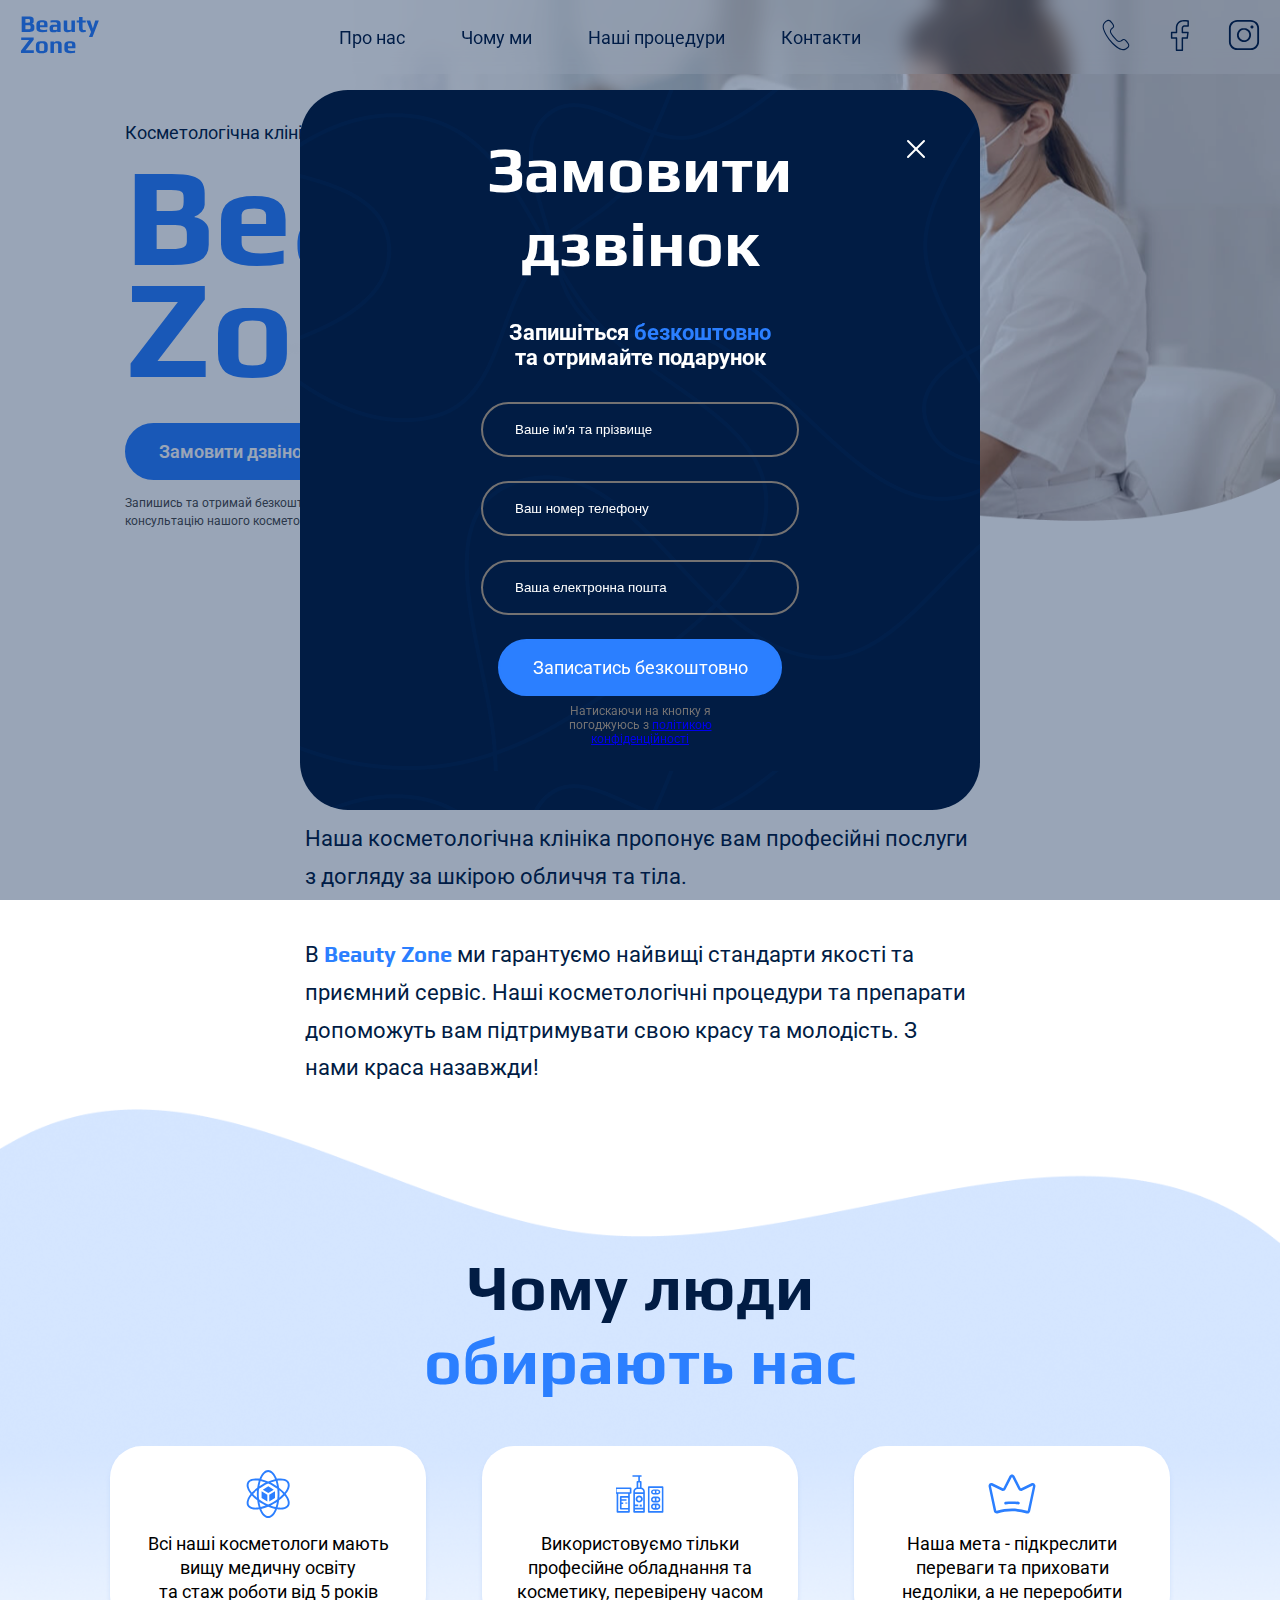
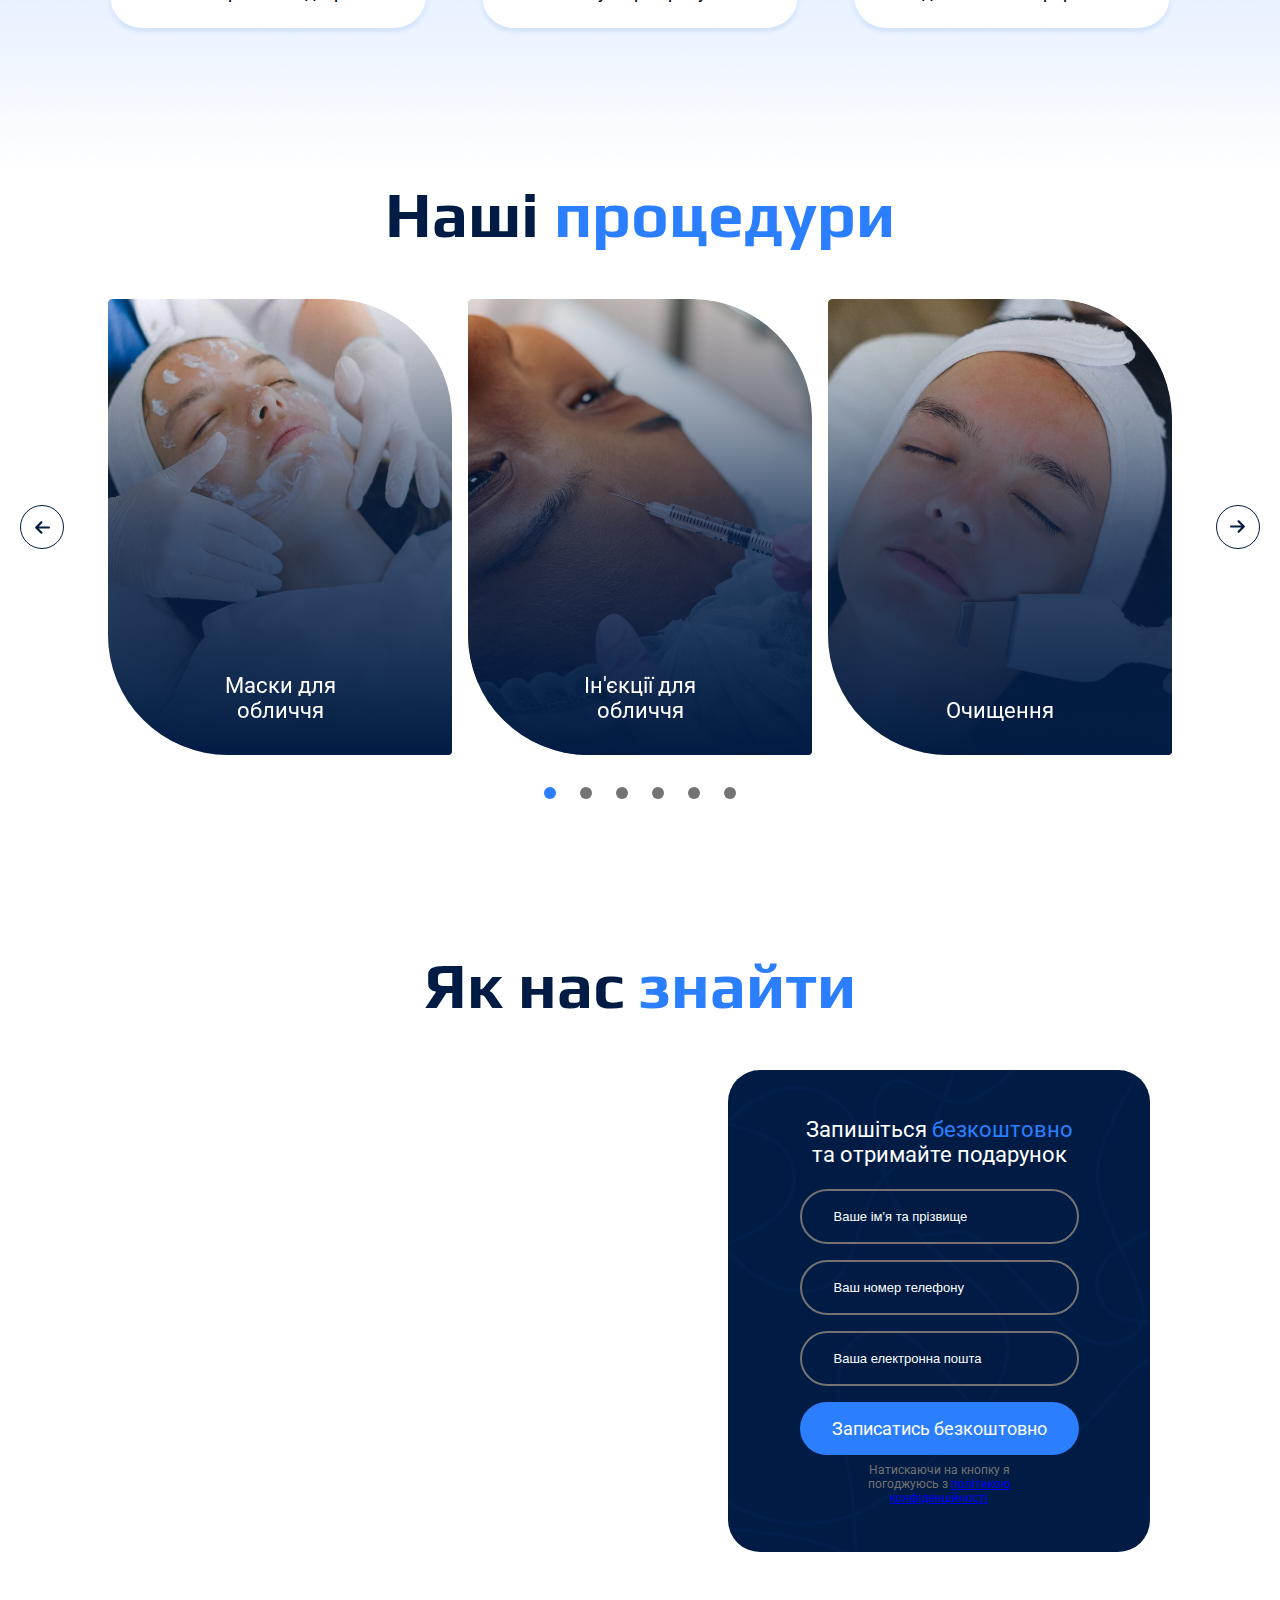
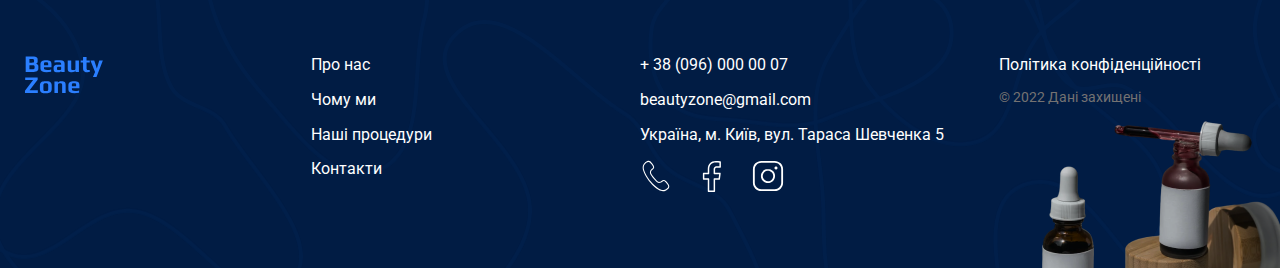
<file: genius-test/genius-test/index.html>
<!DOCTYPE html>
<html lang="uk">
  <head>
    <meta charset="UTF-8" />
    <meta name="viewport" content="width=device-width, initial-scale=1.0" />
    <title>beautyzone</title>
    <!-- fonts -->
    <link rel="preconnect" href="https://fonts.googleapis.com" />
    <link rel="preconnect" href="https://fonts.gstatic.com" crossorigin />
    <link
      href="https://fonts.googleapis.com/css2?family=Play:wght@400;700&display=swap"
      rel="stylesheet"
    />
    <link rel="preconnect" href="https://fonts.googleapis.com" />
    <link rel="preconnect" href="https://fonts.gstatic.com" crossorigin />
    <link
      href="https://fonts.googleapis.com/css2?family=Play:wght@400;700&family=Roboto:ital,wght@0,100;0,300;0,400;0,500;0,700;0,900;1,100;1,300;1,400;1,500;1,700;1,900&display=swap"
      rel="stylesheet"
    />
    <!-- styles -->
    <link rel="stylesheet" href="./css/main.min.css" />
    <link rel="stylesheet" href="./slider/swiper-bundle.min.css" />
  </head>
  <body>
    <div class="body__wrapper">
      <header class="header">
        <div class="container">
          <div class="header__container">
            <a href="./index.html"
              ><img src="./images/logo.svg" alt="logo"
            /></a>
            <nav>
              <ul class="header__nav">
                <li>
                  <a class="header__link" href="#general-info">Про нас</a>
                </li>
                <li><a class="header__link" href="#advantages">Чому ми</a></li>
                <li>
                  <a class="header__link" href="#procedures">Наші процедури</a>
                </li>
                <li><a class="header__link" href="#contacts">Контакти</a></li>
              </ul>
            </nav>
            <address>
              <ul class="header__icons-container">
                <li>
                  <a href="tel:380960000007" target="_blank">
                    <svg width="32" height="32" class="header__icon">
                      <use
                        href="./images/symbol-defs.svg#icon-telephone-icon"
                      ></use>
                    </svg>
                  </a>
                </li>
                <li>
                  <a href="#">
                    <svg width="32" height="32" class="header__icon">
                      <use href="./images/symbol-defs.svg#icon-fb-icon"></use>
                    </svg>
                  </a>
                </li>
                <li>
                  <a
                    target="_blank"
                    href="https://www.instagram.com/alika.march?igsh=Zmdic3ZjZXR4eGM0"
                  >
                    <svg width="32" height="32" class="header__icon">
                      <use href="./images/symbol-defs.svg#icon-inst-icon"></use>
                    </svg>
                  </a>
                </li>
              </ul>
            </address>
            <button class="header__burger menu-btn-open">
              <svg class="header__burger-icon" width="24" height="24">
                <use href="./images/symbol-defs.svg#icon-menu"></use>
              </svg>
            </button>
          </div>
          <div class="mobile-menu">
          <div class="mobile-menu__container">
           <div class="mobile-wrapper"> <a href="./index.html"
              ><img class="mobile-menu__logo" src="./images/logo.svg" alt="logo"
            /></a>
             <button class="mobile-menu__but-close menu-btn-close" type="button"> <img class="close-icon" src="./images/close-menu.svg" /></button></div>
            <nav>
              <ul class="mobile-menu__nav">
                <li>
                  <a class="mobile-menu__link" href="#general-info">Про нас</a>
                </li>
                <li><a class="mobile-menu__link" href="#advantages">Чому ми</a></li>
                <li>
                  <a class="mobile-menu__link" href="#procedures">Наші процедури</a>
                </li>
                <li><a class="mobile-menu__link" href="#contacts">Контакти</a></li>
              </ul>
            </nav>
            <address>
              <ul class="mobile-menu__icons-container">
                <li>
                  <a href="tel:380960000007" target="_blank">
                    <svg width="32" height="32" class="mobile-menu__icon">
                      <use
                        href="./images/symbol-defs.svg#icon-telephone-icon"
                      ></use>
                    </svg>
                  </a>
                </li>
                <li>
                  <a href="#">
                    <svg width="32" height="32" class="mobile-menu__icon">
                      <use href="./images/symbol-defs.svg#icon-fb-icon"></use>
                    </svg>
                  </a>
                </li>
                <li>
                  <a
                    target="_blank"
                    href="https://www.instagram.com/alika.march?igsh=Zmdic3ZjZXR4eGM0"
                  >
                    <svg width="32" height="32" class="mobile-menu__icon">
                      <use href="./images/symbol-defs.svg#icon-inst-icon"></use>
                    </svg>
                  </a>
                </li>
              </ul>
          </div>
        </div>
      </header>
      <main>
        <section class="main-section">
          <div class="container">
            <div class="main-section__container">
              <h2 class="main-section__secondary-title">
                Косметологічна клініка
              </h2>
              <h1 lang="en" class="main-section__title">Beauty Zone</h1>
              <button type="button" class="button modal-btn-open">
                Замовити дзвінок
              </button>
              <p class="main-section__paragraph">
                Запишись та отримай безкоштовну консультацію нашого косметолога
              </p>
            </div>
          </div>
        </section>

        <section class="info-section" id="general-info">
          <div class="container">
            <div class="info-section__container">
              <div class="info-section__paragraphs">
                <h2 class="info-section__title">
                  Перевтілюйтесь <br />
                  в
                  <span lang="en">Beauty Zone</span>
                </h2>
                <p class="info-section__paragraph">
                  Наша косметологічна клініка пропонує вам професійні послуги з
                  догляду за шкірою обличчя та тіла.
                </p>
                <p class="info-section__guarantees">
                  B <span lang="en">Beauty Zone</span> ми гарантуємо найвищі
                  стандарти якості та приємний сервіс. Наші косметологічні
                  процедури та препарати допоможуть вам підтримувати свою красу
                  та молодість. З нами краса назавжди!
                </p>
              </div>
              <div class="info-section__photo-container">
                <div class="info-section__photo-before">
                  <img
                    class="info-section__before-image"
                    src="./images/photo-before.jpg"
                    alt="photo before procedure"
                  />
                </div>
                <div class="info-section__photo-after">
                  <img
                    class="info-section__after-image"
                    src="./images/photo-after.jpg"
                    alt="photo after procedure"
                  />
                </div>
              </div>
            </div>
          </div>
        </section>
        <div class="background-container">
          <section class="advantages-section" id="advantages">
            <div class="container">
              <div class="advantages-section__container">
                <h2 class="advantages-section__title">
                  Чому люди <br />
                  <span>обирають нас</span>
                </h2>
                <ul class="advantages-section__list">
                  <li class="advantages-section__advantage">
                    <svg
                      width="48"
                      height="48"
                      class="advantages-section__icon"
                    >
                      <use href="./images/symbol-defs.svg#icon-game-icon"></use>
                    </svg>
                    <p class="advantages-section__paragraph">
                      Всі наші косметологи мають вищу медичну освіту <br />
                      та стаж роботи від 5 років
                    </p>
                  </li>
                  <li class="advantages-section__advantage">
                    <svg
                      width="48"
                      height="48"
                      class="advantages-section__icon"
                    >
                      <use
                        href="./images/symbol-defs.svg#icon-cosmetic-icon"
                      ></use>
                    </svg>
                    <p class="advantages-section__paragraph">
                      Використовуємо тільки професійне обладнання та косметику,
                      перевірену часом
                    </p>
                  </li>
                  <li class="advantages-section__advantage">
                    <svg
                      width="48"
                      height="48"
                      class="advantages-section__icon"
                    >
                      <use
                        href="./images/symbol-defs.svg#icon-crown-icon"
                      ></use>
                    </svg>
                    <p class="advantages-section__paragraph">
                      Наша мета - підкреслити переваги та приховати недоліки, а
                      не переробити
                    </p>
                  </li>
                </ul>
              </div>
            </div>
          </section>
          <section class="procedures-section" id="procedures">
            <div class="container">
              <h2 class="procedures-section__title">
                Наші <span>процедури</span>
              </h2>
              <div class="procedures-section__container">
                <button class="arrow-button-prev" type="button">
                  <svg class="arrow" width="17" height="17">
                    <use href="./images/symbol-defs.svg#icon-arrow-left2"></use>
                  </svg>
                </button>
                <div class="swiper">
                  <ul class="procedures-list swiper-wrapper">
                    <li class="procedure-item swiper-slide">
                      <article class="procedure-card">
                        <img
                          class="procedure-image"
                          src="./images/image1.png"
                          alt="face mask"
                        />
                        <h3 class="procedure-name">Маски для обличчя</h3>
                      </article>
                    </li>
                    <li class="procedure-item swiper-slide">
                      <article class="procedure-card">
                        <img
                          class="procedure-image"
                          src="./images/image2.png"
                          alt="face injection"
                        />
                        <h3 class="procedure-name">Ін'єкції для обличчя</h3>
                      </article>
                    </li>
                    <li class="procedure-item swiper-slide">
                      <article class="procedure-card">
                        <img
                          class="procedure-image"
                          src="./images/image3.png"
                          alt="facial cleansing"
                        />
                        <h3 class="procedure-name">Очищення</h3>
                      </article>
                    </li>
                    <li class="procedure-item swiper-slide">
                      <article class="procedure-card">
                        <img
                          class="procedure-image"
                          src="./images/image1.png"
                          alt="face mask"
                        />
                        <h3 class="procedure-name">Маски для обличчя</h3>
                      </article>
                    </li>
                    <li class="procedure-item swiper-slide">
                      <article class="procedure-card">
                        <img
                          class="procedure-image"
                          src="./images/image2.png"
                          alt="face injection"
                        />
                        <h3 class="procedure-name">Ін'єкції для обличчя</h3>
                      </article>
                    </li>
                    <li class="procedure-item swiper-slide">
                      <article class="procedure-card">
                        <img
                          class="procedure-image"
                          src="./images/image3.png"
                          alt="facial cleansing"
                        />
                        <h3 class="procedure-name">Очищення</h3>
                      </article>
                    </li>
                  </ul>
                </div>
                <button class="arrow-button-next" type="button">
                  <svg class="arrow" width="17" height="17">
                    <use href="./images/symbol-defs.svg#icon-arrow-left2"></use>
                  </svg>
                </button>
              </div>
              <div class="swiper-pagination">
                <button
                  class="swiper-pagination__button"
                  type="button"
                  aria-label="Go to slide 1"
                ></button>
                <button
                  class="swiper-pagination__button"
                  type="button"
                  aria-label="Go to slide 2"
                ></button>
                <button
                  class="swiper-pagination__button"
                  type="button"
                  aria-label="Go to slide 3"
                ></button>
              </div>
            </div>
          </section>
        </div>

        <section class="contacts-section" id="contacts">
          <h2 class="contacts-title">Як нас <span>знайти</span></h2>
          <div class="contacts-container">
            <iframe
              class="contacts-map"
              src="https://www.google.com/maps/embed?pb=!1m18!1m12!1m3!1d2537.4757931944873!2d30.772648476440857!3d50.506713371603084!2m3!1f0!2f0!3f0!3m2!1i1024!2i768!4f13.1!3m3!1m2!1s0x40d4d97de411b701%3A0x48116b28f7f00d94!2z0YPQuy4g0KLQsNGA0LDRgdCwINCo0LXQstGH0LXQvdC60L4sIDUsINCR0YDQvtCy0LDRgNGLLCDQmtC40LXQstGB0LrQsNGPINC-0LHQu9Cw0YHRgtGMLCAwNzQwMA!5e0!3m2!1sru!2sua!4v1734625825376!5m2!1sru!2sua"
              style="border: 0"
              allowfullscreen=""
              loading="lazy"
              referrerpolicy="no-referrer-when-downgrade"
            ></iframe>
            <div class="form-general-container">
              <p class="contacts-offer">
                Запишіться <span>безкоштовно</span> та отримайте подарунок
              </p>
              <form
                name="contact-form"
                autocomplete="off"
                novalidate
                action="#"
              >
                <label class="visually-hidden" for="user-name"
                  >Ваше ім'я та прізвище</label
                >
                <input
                  class="form-input"
                  type="text"
                  name="user-name"
                  id="user-name"
                  placeholder="Ваше ім'я та прізвище"
                  required
                />
                <label class="visually-hidden" for="user-tel"
                  >Ваш номер телефону</label
                >
                <input
                  class="form-input"
                  type="tel"
                  name="user-tel"
                  id="user-tel"
                  placeholder="Ваш номер телефону"
                  required
                />
                <label class="visually-hidden" for="user-email"
                  >Ваша електронна пошта</label
                >
                <input
                  class="form-input"
                  type="email"
                  name="user-email"
                  id="user-email"
                  placeholder="Ваша електронна пошта"
                  required
                />
                <div class="button-container">
                  <button class="form-button" type="submit">
                    Записатись безкоштовно
                  </button>
                  <p class="politics">
                    Натискаючи на кнопку я погоджуюсь з
                    <a href="#"> політикою конфіденційності </a>
                  </p>
                </div>
              </form>
            </div>
          </div>
        </section>
      </main>
      <footer class="footer">
        <div class="container footer-container">
          <nav class="footer-nav">
            <a class="footer-logo" href="./index.html"
              ><img src="./images/logo.svg" alt="logo"
            /></a>
            <ul class="footer-menu">
              <li class="footer-links">
                <a class="button-nav-footer" href="#general-info">Про нас</a>
              </li>
              <li class="footer-links">
                <a class="button-nav-footer" href="#advantages">Чому ми</a>
              </li>
              <li class="footer-links">
                <a class="button-nav-footer" href="#procedures"
                  >Наші процедури</a
                >
              </li>
              <li class="footer-links">
                <a class="button-nav-footer" href="#contacts">Контакти</a>
              </li>
            </ul>
          </nav>
          <address class="footer-address">
            <ul class="address-list">
              <div class="address-container">
                <li class="footer-links">
                  <a class="button-nav-footer" href="tel:380960000007"
                    >+ 38 (096) 000 00 07</a
                  >
                </li>
                <li class="footer-links">
                  <a
                    class="button-nav-footer"
                    href="mailto:beautyzone@gmail.com"
                    >beautyzone@gmail.com</a
                  >
                </li>
                <li class="footer-links">
                  <a
                    class="button-nav-footer"
                    href="https://maps.app.goo.gl/YB8f3VcCFe8SJpjWA"
                    target="_blank"
                    >Україна, м. Київ, вул. Тараса Шевченка 5</a
                  >
                </li>
              </div>
              <div class="footer-socials-container">
                <li class="footer-links">
                  <a href="tel:380960000007" target="_blank">
                    <svg
                      class="footer-socials"
                      width="32"
                      height="32"
                      class="social-icon"
                    >
                      <use
                        href="./images/symbol-defs.svg#icon-telephone-icon"
                      ></use>
                    </svg>
                  </a>
                </li>
                <li class="footer-links">
                  <a href="#">
                    <svg
                      class="footer-socials"
                      width="32"
                      height="32"
                      class="social-icon"
                    >
                      <use href="./images/symbol-defs.svg#icon-fb-icon"></use>
                    </svg>
                  </a>
                </li>
                <li class="footer-links">
                  <a
                    target="_blank"
                    href="https://www.instagram.com/alika.march?igsh=Zmdic3ZjZXR4eGM0"
                  >
                    <svg
                      class="footer-socials"
                      width="32"
                      height="32"
                      class="social-icon"
                    >
                      <use href="./images/symbol-defs.svg#icon-inst-icon"></use>
                    </svg>
                  </a>
                </li>
              </div>
            </ul>
            <div class="address-info">
              <a class="button-nav-footer" href="#" target="_blank"
                >Політика конфіденційності</a
              >
              <p class="data">&#169; 2022 Дані захищені</p>
            </div>
          </address>
        </div>
      </footer>
      <!-- modal -->
      <div class="backdrop">
        <div class="modal is-hidden">
          <button class="close-modal-button modal-btn-close" type="button">
            <img src="./images/close.svg" />
          </button>
          <div class="form-container">
            <h2 class="modal-title">Замовити дзвінок</h2>
            <h3 class="modal-offer">
              Запишіться <span>безкоштовно</span> та отримайте подарунок
            </h3>

            <form name="modal-form" autocomplete="off" novalidate action="#">
              <label class="visually-hidden" for="user-name"
                >Ваше ім'я та прізвище</label
              >
              <input
                class="modal-input"
                type="text"
                name="user-name"
                id="user-name"
                placeholder="Ваше ім'я та прізвище"
                required
              />
              <label class="visually-hidden" for="user-tel"
                >Ваш номер телефону</label
              >
              <input
                class="modal-input"
                type="tel"
                name="user-tel"
                id="user-tel"
                placeholder="Ваш номер телефону"
                required
              />
              <label class="visually-hidden" for="user-email"
                >Ваша електронна пошта</label
              >
              <input
                class="modal-input"
                type="email"
                name="user-email"
                id="user-email"
                placeholder="Ваша електронна пошта"
                required
              />
              <div class="button-container">
                <button class="modal-button" type="submit">
                  Записатись безкоштовно
                </button>
                <p class="politics">
                  Натискаючи на кнопку я погоджуюсь з
                  <a href="#"> політикою конфіденційності </a>
                </p>
              </div>
            </form>
          </div>
        </div>
      </div>
      <script src="./js/modal.js"></script>
      <script src="./js/procedures-slider.js" async></script>
      <script src="https://cdn.jsdelivr.net/npm/swiper@11/swiper-bundle.min.js"></script>
      <script src="./js/mobile-menu.js"></script>
    </div>
  </body>
</html>
</file>
<file: genius-test/genius-test/css/main.min.css>
:root {
  --color-brand: #2b7fff;
  --color-brand-dark: #011c44;
  --black: #000000;
  --white: #ffffff;
  --color-brand-light: #747272;
}
.visually-hidden {
  position: absolute;
  width: 1px;
  height: 1px;
  margin: -1px;
  border: 0;
  padding: 0;
  white-space: nowrap;
  clip-path: inset(100%);
  clip: rect(0 0 0 0);
  overflow: hidden;
}
ul {
  list-style-type: none;
}
body {
  margin: 0;
}
.body__wrapper {
  overflow: hidden;
  width: 100%;
  position: relative;
}
.container {
  max-width: 1256px;
  margin: 0 auto;
  padding: 0 20px;
}
.background-container {
  background-image: url(../images/background-oval.png);
  background-repeat: no-repeat;
  background-size: cover;
  background-attachment: local;
}
.button-nav-footer {
  color: var(--white);
  font-family: "Roboto", sans-serif;
  font-weight: 400;
  font-style: normal;
  text-decoration: none;
  line-height: 1.17;
  font-size: 16px;
  padding-bottom: 16px;
}
.button-nav-footer:hover {
  color: var(--color-brand);
}
.footer-nav {
  display: flex;
  flex-basis: 50%;
  align-items: flex-start;
}
@media screen and (max-width: 768px) {
  .footer-nav {
    flex-direction: column;
  }
}
.footer-logo {
  flex-grow: 1;
}
@media screen and (max-width: 768px) {
  .footer-logo {
    margin: 0 auto;
    padding-bottom: 42px;
  }
}
.footer-menu {
  flex-grow: 1;
  margin: 0;
  padding: 0;
}
@media screen and (max-width: 768px) {
  .footer-menu {
    margin: 0 auto;
    text-align: center;
  }
}
.footer-address {
  display: flex;
  flex-basis: 50%;
  padding: 0;
  align-items: flex-start;
}
@media screen and (max-width: 768px) {
  .footer-address {
    flex-direction: column;
    margin: 0 auto;
    text-align: center;
  }
}
.address-list {
  flex-grow: 1;
  margin: 0;
  padding: 0;
}
@media screen and (max-width: 768px) {
  .address-list {
    margin: 0 auto;
  }
}
.footer-socials {
  fill: var(--white);
}
.footer-socials:hover {
  fill: var(--color-brand);
}
.footer-socials-container {
  display: flex;
  flex-direction: row;
  gap: 24px;
}
.footer-links {
  padding-bottom: 16px;
}
.button {
  box-sizing: border-box;
  color: #fff;
  font-family: "Roboto", sans-serif;
  font-size: 18px;
  background-color: var(--color-brand);
  border: 2px solid var(--color-brand);
  border-radius: 32px;
  cursor: pointer;
  font-weight: 600;
  padding: 16px 32px;
  align-self: flex-start;
  margin-bottom: 14px;
  transition-duration: 0.25s;
}
@media screen and (max-width: 768px) {
  .button {
    margin: 0 auto;
    font-size: 16px;
    padding: 12.5px 24px;
    margin-bottom: 8px;
  }
}
.button:hover {
  color: var(--color-brand-dark);
  background-color: var(--white);
  border: 2px solid var(--color-brand);
}
.form-button {
  font-size: 18px;
  font-weight: 600px;
  color: var(--white);
  font-family: "Roboto", sans-serif;
  background-color: var(--color-brand);
  border-radius: 32px;
  padding: 16px 32px;
  margin: 0 auto 8px auto;
  cursor: pointer;
  max-width: 283px;
  border: 0;
}
@media screen and (max-width: 768px) {
  .form-button {
    max-width: 242px;
    font-size: 16px;
    padding: 12px 24px;
    line-height: 1.17;
  }
}
.form-button:hover {
  background-color: var(--color-brand-dark);
  border: 2px solid var(--color-brand);
}
.modal-button {
  max-width: 284px;
  width: 100%;
  background-color: var(--color-brand);
  color: var(--white);
  font-family: "Roboto", sans-serif;
  font-size: 18px;
  font-weight: 600px;
  border-radius: 32px;
  border: 2px solid var(--color-brand);
  padding: 16px 32px;
  margin: 0 auto 8px auto;
  cursor: pointer;
}
.modal-button:hover {
  background-color: var(--color-brand-dark);
}
.header {
  position: absolute;
  top: 0;
  left: 0;
  width: 100%;
  padding: 0;
  margin: 0 auto;
  background-color: rgba(255, 255, 255, 0.25);
  backdrop-filter: blur(10px);
  box-sizing: border-box;
}
@media screen and (max-width: 810px) {
  .header {
    background: none;
    backdrop-filter: blur(0);
  }
}
.header__container {
  display: flex;
  align-items: center;
  justify-content: space-between;
  gap: 40px;
  padding: 16px 0;
}
@media screen and (max-width: 768px) {
  .header__container {
    padding: 16px 16px 25px 16px;
  }
}
.header__nav {
  display: flex;
  flex-direction: row;
  align-items: center;
  justify-content: center;
  margin: 0;
  padding: 0;
  flex-grow: 1;
  gap: 56px;
}
@media screen and (max-width: 810px) {
  .header__nav {
    display: none;
  }
}
.header__link {
  color: var(--color-brand-dark);
  font-family: "Roboto", sans-serif;
  font-size: 18px;
  text-decoration: none;
  margin-bottom: 14px;
  cursor: pointer;
  transition-duration: 0.25s;
}
.header__link:hover {
  color: var(--color-brand);
  font-family: "Roboto", sans-serif;
  text-decoration: none;
}
.header__icons-container {
  display: flex;
  flex-direction: row;
  align-items: center;
  padding-left: 0;
  gap: 32px;
  margin: 0;
}
@media screen and (max-width: 810px) {
  .header__icons-container {
    display: none;
  }
}
.header__icon {
  fill: var(--color-brand-dark);
  transition-duration: 0.25s;
}
.header__icon:hover {
  fill: var(--color-brand);
}
.header__burger-icon {
  fill: #fff;
  width: 24px;
  height: 24px;
}
.header__burger {
  display: none;
}
@media screen and (max-width: 810px) {
  .header__burger {
    display: block;
    background-color: rgba(0, 0, 0, 0);
    border: none;
    padding: 0;
  }
}
.mobile-menu {
  position: fixed;
  right: -100%;
  top: 0;
  width: 100%;
  height: 100vh;
  background-color: #fff;
}
.mobile-menu.is-open {
  right: 0;
}
.mobile-menu__container {
  display: flex;
  align-items: start;
  justify-content: flex-start;
  padding: 16px;
  flex-direction: column;
}
.mobile-menu__logo {
  padding: 16px 20px 0 20px;
}
.mobile-menu__nav {
  display: flex;
  flex-direction: column;
  justify-content: flex-start;
  margin: 0;
  padding: 0 20px 16px 20px;
  flex-grow: 1;
  gap: 16px;
}
.mobile-menu__link {
  color: var(--color-brand-dark);
  font-family: "Roboto", sans-serif;
  font-size: 18px;
  text-decoration: none;
  margin-bottom: 14px;
  cursor: pointer;
  transition-duration: 0.25s;
}
.mobile-menu__link:hover {
  color: var(--color-brand);
  font-family: "Roboto", sans-serif;
  text-decoration: none;
}
.mobile-menu__icons-container {
  display: flex;
  flex-direction: row;
  align-items: center;
  padding: 0 20px;
  gap: 32px;
  margin: 0;
}
.mobile-menu__icon {
  fill: var(--color-brand-dark);
  transition-duration: 0.25s;
}
.mobile-menu__icon:hover {
  fill: var(--color-brand);
}
.mobile-menu__but-close {
  background-color: rgba(0, 0, 0, 0);
  border: none;
  width: 24px;
  padding: 0;
  height: 24px;
  align-self: center;
}
.mobile-wrapper {
  display: flex;
  flex-direction: row;
  width: 100%;
  justify-content: space-between;
  padding-bottom: 32px;
}
.main-section {
  padding: 122px 0 63px 0;
  background-image: url("../images/background-main.png");
  background-repeat: no-repeat;
  background-position: center;
  background-size: cover;
  width: 100%;
  flex: 1 1 1240px;
}
@media screen and (max-width: 810px) {
  .main-section {
    padding-top: 70px;
  }
}
.main-section__container {
  display: flex;
  flex-direction: column;
  padding-left: 105px;
}
@media screen and (max-width: 768px) {
  .main-section__container {
    padding-left: 0;
  }
}
.main-section__secondary-title {
  color: var(--color-brand-dark);
  font-family: "Roboto", sans-serif;
  font-size: 18px;
  font-weight: 400;
  padding-bottom: 16px;
  margin: 0;
}
@media screen and (max-width: 768px) {
  .main-section__secondary-title {
    margin: 0 auto;
    padding-bottom: 0;
    font-size: 12px;
  }
}
.main-section__title {
  color: var(--color-brand);
  font-family: "Play", sans-serif;
  font-size: 140px;
  font-weight: 700;
  line-height: 0.8;
  padding-bottom: 40px;
  margin: 0;
  text-align: start;
  max-width: 520px;
}
@media screen and (max-width: 768px) {
  .main-section__title {
    margin: 0 auto;
    font-size: 54px;
    padding-bottom: 32px;
  }
}
.main-section__paragraph {
  color: #4a4a4a;
  font-family: "Roboto", sans-serif;
  line-height: 1.5;
  max-width: 238px;
  margin: 0;
  font-size: 12px;
}
@media screen and (max-width: 768px) {
  .main-section__paragraph {
    margin: 0 auto;
    font-size: 11px;
    text-align: center;
  }
}
.info-section {
  padding-bottom: 188px;
}
@media screen and (max-width: 1280px) {
  .info-section {
    padding-bottom: 22px;
  }
}
.info-section__container {
  display: flex;
  flex-shrink: 1;
  gap: 32px;
}
.info-section__paragraphs {
  display: flex;
  flex-direction: column;
  max-width: 670px;
  height: auto;
}
@media screen and (max-width: 1280px) {
  .info-section__paragraphs {
    margin: 0 auto;
  }
}
.info-section__photo-container {
  display: flex;
  flex-direction: column;
  align-items: center;
  width: 100%;
  max-width: 500px;
  min-width: 350px;
  height: auto;
  position: relative;
}
@media screen and (max-width: 1280px) {
  .info-section__photo-container {
    display: none;
  }
}
.info-section__photo-before,
.info-section .photo-after {
  max-width: 328px;
  max-height: 328px;
}
.info-section__photo-before {
  position: absolute;
  right: 172px;
  bottom: 152px;
}
.info-section__photo-after {
  position: absolute;
  left: 172px;
  top: 367px;
}
.info-section__before-image,
.info-section__after-image {
  border-radius: 50%;
  max-width: 327px;
  width: 100%;
  height: 100%;
  object-fit: cover;
}
.info-section__title {
  color: var(--color-brand-dark);
  font-family: "Play", sans-serif;
  font-size: 64px;
  font-weight: 700;
  line-height: 1.15;
  margin: 40px 0;
  word-wrap: break-all;
}
@media screen and (max-width: 1280px) {
  .info-section__title {
    text-align: center;
  }
}
@media screen and (max-width: 768px) {
  .info-section__title {
    font-family: "Roboto", sans-serif;
    font-size: 32px;
    line-height: 1.17;
    font-weight: 500;
    text-align: start;
  }
}
.info-section__title span {
  color: var(--color-brand);
  font-family: "Play", sans-serif;
  font-size: 64px;
  font-weight: 700;
  line-height: 1.15;
  margin-top: 0;
  flex-wrap: wrap;
}
@media screen and (max-width: 768px) {
  .info-section__title span {
    font-family: "Roboto", sans-serif;
    font-size: 32px;
    line-height: 1.17;
  }
}
.info-section__paragraph {
  color: var(--color-brand-dark);
  font-family: "Roboto", sans-serif;
  font-size: 22px;
  line-height: 1.72;
  margin-bottom: 40px;
  margin-top: 0;
}
@media screen and (max-width: 768px) {
  .info-section__paragraph {
    font-size: 18px;
    font-weight: 400;
    margin-bottom: 16px;
    text-align: start;
  }
}
@media screen and (min-width: 768px) {
  .info-section__paragraph {
    text-align: center;
  }
}
@media screen and (min-width: 1280px) {
  .info-section__paragraph {
    text-align: start;
  }
}
.info-section__guarantees {
  color: var(--color-brand-dark);
  font-family: "Roboto", sans-serif;
  font-size: 22px;
  line-height: 1.72;
  margin: 0;
}
@media screen and (max-width: 768px) {
  .info-section__guarantees {
    font-size: 18px;
    font-weight: 400;
    text-align: start;
  }
}
@media screen and (min-width: 768px) {
  .info-section__guarantees {
    text-align: center;
  }
}
@media screen and (min-width: 1280px) {
  .info-section__guarantees {
    text-align: start;
  }
}
.info-section__guarantees span {
  color: var(--color-brand-dark);
  font-family: "Roboto", sans-serif;
  line-height: 1.72;
  font-weight: 600;
  color: var(--color-brand);
  font-family: "Play", sans-serif;
  text-align: center;
}
.advantages-section {
  padding: 188px 0 48px 0;
  position: relative;
}
@media screen and (max-width: 1280px) {
  .advantages-section {
    padding-top: 142px;
  }
}
.advantages-section__title {
  color: var(--color-brand-dark);
  font-family: "Play", sans-serif;
  text-align: center;
  font-size: 64px;
  font-weight: 700;
  line-height: 1.15;
  margin: 0 auto 48px auto;
}
@media screen and (max-width: 768px) {
  .advantages-section__title {
    font-family: "Roboto", sans-serif;
    font-size: 32px;
    font-weight: 500;
  }
}
.advantages-section__title span {
  color: var(--color-brand);
  font-family: "Play", sans-serif;
  text-align: center;
  line-height: 1.15;
}
@media screen and (max-width: 768px) {
  .advantages-section__title span {
    font-family: "Roboto", sans-serif;
    font-size: 32px;
    font-weight: 500;
  }
}
.advantages-section__advantage {
  color: var(--black);
  font-family: "Roboto", sans-serif;
  text-align: center;
  font-size: 18px;
  line-height: 1.33;
  padding: 24px 32px;
  max-width: 316px;
  background-color: var(--white);
  box-shadow: 0 4px 4px 0 rgba(168, 198, 245, 0.3803921569);
  background-position: center;
  border-radius: 32px;
}
.advantages-section__icon {
  fill: var(--color-brand);
  padding-bottom: 8px;
}
.advantages-section__paragraph {
  max-width: 252px;
  margin: 0;
}
.advantages-section__container {
  display: flex;
  flex-direction: column;
  max-width: 1060px;
  margin: 0 auto;
}
.advantages-section__list {
  display: flex;
  flex-direction: row;
  gap: 56px;
  justify-content: center;
  padding: 0;
  margin: 0;
  flex-wrap: wrap;
}
.procedures-list {
  display: flex;
  padding: 0;
  margin: 0 auto;
  flex-grow: 1;
  max-width: 1064px;
  z-index: -2;
  min-width: 0;
}
.procedure-item {
  flex-basis: calc((100% - 32px) / 3);
  height: auto;
  margin: 0;
}
@media screen and (max-width: 1000px) {
  .procedure-item {
    flex-basis: calc((100% - 16px) / 2);
  }
}
@media screen and (max-width: 768px) {
  .procedure-item {
    flex-basis: 100%;
  }
}
.procedure-card {
  position: relative;
  display: flex;
  flex-direction: row;
  background-image: linear-gradient(
    rgba(1, 28, 68, 0),
    rgba(1, 28, 68, 0.73),
    rgb(1, 28, 68)
  );
  background-size: contain;
  height: 456px;
  border-radius: 4px 120px;
}
.procedure-name {
  font-family: "roboto", sans-serif;
  font-size: 22px;
  font-weight: 400;
  color: var(--white);
  padding-bottom: 32px;
  align-self: self-end;
  margin: 0 auto;
  max-width: 152px;
  text-align: center;
}
.procedure-image {
  display: flex;
  border-radius: 4px 120px;
  z-index: -1;
  position: absolute;
  top: 0;
  left: 0;
  object-fit: cover;
  width: 100%;
  height: 100%;
}
.procedures-section {
  padding: 48px 0 48px 0;
}
.procedures-section__container {
  position: relative;
  display: flex;
  gap: 32px;
  align-items: center;
  padding-bottom: 32px;
  z-index: 0;
}
.procedures-section__title {
  color: var(--color-brand-dark);
  font-family: "Play", sans-serif;
  text-align: center;
  font-size: 64px;
  font-weight: 700;
  margin-bottom: 48px;
}
.procedures-section__title span {
  color: var(--color-brand);
  font-family: "Play", sans-serif;
  text-align: center;
}
.swiper-pagination {
  display: flex;
  align-items: center;
  gap: 24px;
  justify-content: center;
}
.swiper-pagination__button {
  background-color: #747272;
  width: 12px;
  height: 12px;
  border-radius: 50%;
  padding: 0;
  border: none;
}
.swiper-pagination__button--active {
  background-color: var(--color-brand);
}
.arrow {
  fill: var(--color-brand-dark);
}
.arrow-button-prev,
.arrow-button-next {
  display: flex;
  flex-shrink: 0;
  align-items: center;
  justify-content: center;
  width: 44px;
  height: 44px;
  padding: 0;
  border-radius: 50%;
  background-color: rgba(0, 0, 0, 0);
  border: 1px solid var(--color-brand-dark);
  transition-duration: 0.25s;
}
.arrow-button-next {
  rotate: 180deg;
}
.arrow-button-next:hover .arrow,
.arrow-button-prev:hover .arrow {
  fill: var(--white);
}
.arrow-button-next:hover,
.arrow-button-prev:hover {
  background-color: var(--color-brand);
  border: 1px solid var(--white);
}
.contacts-section {
  padding: 48px 0;
  max-width: 1060px;
  margin: 0 auto;
}
@media screen and (max-width: 768px) {
  .contacts-section {
    padding-bottom: 0;
  }
}
.contacts-title {
  color: var(--color-brand-dark);
  font-family: "Play", sans-serif;
  text-align: center;
  font-size: 64px;
  font-weight: 700;
  margin-bottom: 48px;
}
@media screen and (max-width: 480px) {
  .contacts-title {
    font-family: "Roboto", sans-serif;
    font-size: 32px;
  }
}
.contacts-title span {
  color: var(--color-brand);
  font-family: "Play", sans-serif;
  text-align: center;
}
.contacts-map {
  justify-self: flex-start;
  border-radius: 32px;
  width: 100%;
  height: 481px;
  margin-left: 20px;
}
@media screen and (max-width: 768px) {
  .contacts-map {
    position: absolute;
    top: 458px;
    width: 100%;
    height: 232px;
    margin: 0;
    border-radius: 0;
  }
}
.contacts-offer {
  font-family: "Roboto", sans-serif;
  font-weight: 600px;
  font-size: 22px;
  color: var(--white);
  max-width: 274px;
  width: 100%;
  margin-top: 0;
  text-align: center;
}
.contacts-offer span {
  color: var(--color-brand);
}
.contacts-container {
  display: flex;
  gap: 32px;
  justify-content: space-around;
  position: relative;
}
@media screen and (max-width: 768px) {
  .contacts-container {
    padding-bottom: 256px;
  }
}
.politics {
  font-family: "Roboto", sans-serif;
  font-size: 12px;
  color: var(--color-brand-light);
  max-width: 213px;
  text-align: center;
  margin: 0 auto;
}
.button-container {
  display: flex;
  flex-direction: column;
}
.form-general-container {
  display: flex;
  background-color: var(--color-brand-dark);
  background-image: url(../images/background-form.png);
  height: 482px;
  max-width: 422px;
  width: 100%;
  border-radius: 32px;
  justify-content: center;
  align-items: center;
  flex-direction: column;
  margin-right: 20px;
}
@media screen and (max-width: 768px) {
  .form-general-container {
    max-width: 450px;
    height: 434px;
    margin-left: 20px;
  }
}
.form-input {
  display: flex;
  box-sizing: border-box;
  background-color: rgba(0, 0, 0, 0);
  padding: 18px 32px;
  max-width: 310px;
  width: 100%;
  border: 2px solid var(--color-brand-light);
  border-radius: 32px;
  margin-bottom: 16px;
  justify-content: center;
}
.form-input::placeholder {
  color: var(--white);
  font-size: 13px;
  font-family: "Roboto" sans-serif;
}
.form-input:focus {
  background-color: var(--color-brand-light);
}
.modal-input {
  display: flex;
  background-color: rgba(0, 0, 0, 0);
  padding: 18px 32px;
  max-width: 250px;
  width: 100%;
  border: 2px solid var(--color-brand-light);
  border-radius: 32px;
  margin: 0 auto 24px auto;
  justify-content: center;
}
.modal-input::placeholder {
  color: var(--white);
}
.modal-input:focus {
  background-color: var(--color-brand-light);
}
.footer {
  background-color: var(--color-brand-dark);
  background-image: url(../images/background-footer.png);
  background-repeat: no-repeat;
  position: relative;
}
.footer::after {
  background-image: url("../images/footer-image.png");
  content: "";
  position: absolute;
  right: 0;
  bottom: 0;
  width: 247px;
  height: 152px;
  background-repeat: no-repeat;
  overflow: hidden;
}
@media screen and (max-width: 768px) {
  .footer::after {
    display: none;
  }
}
.data {
  color: #747272;
  font-family: "Roboto", sans-serif;
  font-size: 14px;
  font-weight: 400;
  font-style: normal;
  position: relative;
}
.footer-container {
  display: flex;
  flex-grow: 1;
  flex-direction: row;
  padding: 56px 24px;
}
@media screen and (max-width: 768px) {
  .footer-container {
    flex-direction: column;
    padding: 32px 0 66px 0;
  }
}
.address-info {
  flex-grow: 1;
}
@media screen and (max-width: 768px) {
  .address-info {
    margin: 0 auto;
  }
}
@media screen and (max-width: 768px) {
  .address-container {
    display: none;
  }
}
.backdrop {
  position: fixed;
  top: 0;
  left: 0;
  right: 0;
  bottom: 0;
  background-color: rgba(1, 31, 74, 0.4);
  display: flex;
  justify-content: center;
  align-items: center;
  padding: 20px;
}
.modal {
  width: 680px;
  height: 720px;
  background-color: var(--color-brand-dark);
  background-image: url(../images/background-modal.png);
  border-radius: 48px;
  margin: 0 auto;
  position: relative;
}
.backdrop.is-hidden {
  display: none;
}
.form-container {
  padding: 42px 0;
  margin: 0 auto;
  display: flex;
  justify-content: center;
  flex-direction: column;
}
.close-modal-button {
  background-color: rgba(0, 0, 0, 0);
  border: none;
  position: absolute;
  top: 42px;
  right: 42px;
}
.modal-title {
  font-family: "Play", sans-serif;
  font-size: 64px;
  font-weight: 700px;
  text-align: center;
  color: var(--white);
  margin: 0 auto 40px auto;
  max-width: 435px;
}
.modal-offer {
  font-family: "roboto", sans-serif;
  color: var(--white);
  font-size: 22px;
  font-weight: 600px;
  max-width: 274px;
  text-align: center;
  margin: 0 auto 32px auto;
}
.modal-offer span {
  color: var(--color-brand);
}
.modal-form {
  width: 100%;
  max-width: 310px;
  margin: 0 auto;
} /*# sourceMappingURL=main.min.css.map */
</file>
